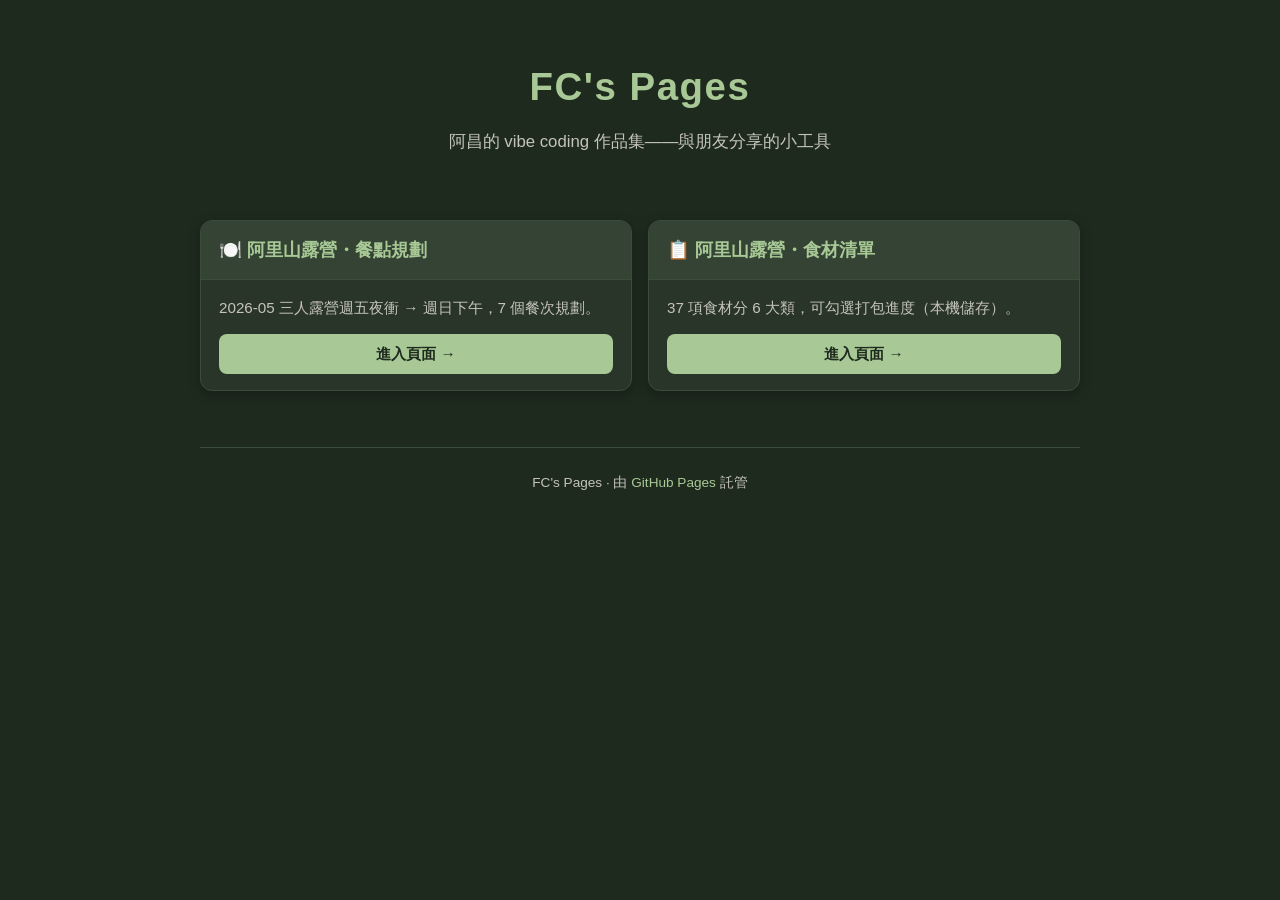
<file: index.html>
<!DOCTYPE html>
<html lang="zh-Hant">
<head>
  <meta charset="UTF-8">
  <meta name="viewport" content="width=device-width, initial-scale=1.0">
  <meta name="description" content="FC 的個人 vibe coding 作品集——與朋友分享的小工具與資訊頁。">
  <title>FC's Pages</title>
  <link rel="stylesheet" href="assets/style.css">
</head>
<body>
  <div class="container">

    <header class="site-header">
      <h1>FC's Pages</h1>
      <p class="tagline">阿昌的 vibe coding 作品集——與朋友分享的小工具</p>
    </header>

    <main>
      <section class="card-grid">

        <article class="card">
          <div class="card-header">
            <h2>🍽️ 阿里山露營・餐點規劃</h2>
          </div>
          <div class="card-body">
            <p>2026-05 三人露營週五夜衝 → 週日下午，7 個餐次規劃。</p>
            <a class="card-link" href="camping/2026-05-alishan/">進入頁面 →</a>
          </div>
        </article>

        <article class="card">
          <div class="card-header">
            <h2>📋 阿里山露營・食材清單</h2>
          </div>
          <div class="card-body">
            <p>37 項食材分 6 大類，可勾選打包進度（本機儲存）。</p>
            <a class="card-link" href="camping/2026-05-alishan/list.html">進入頁面 →</a>
          </div>
        </article>

      </section>
    </main>

    <footer class="site-footer">
      <p>FC's Pages · 由 <a href="https://pages.github.com/" target="_blank" rel="noopener">GitHub Pages</a> 託管</p>
    </footer>

  </div>
</body>
</html>
</file>
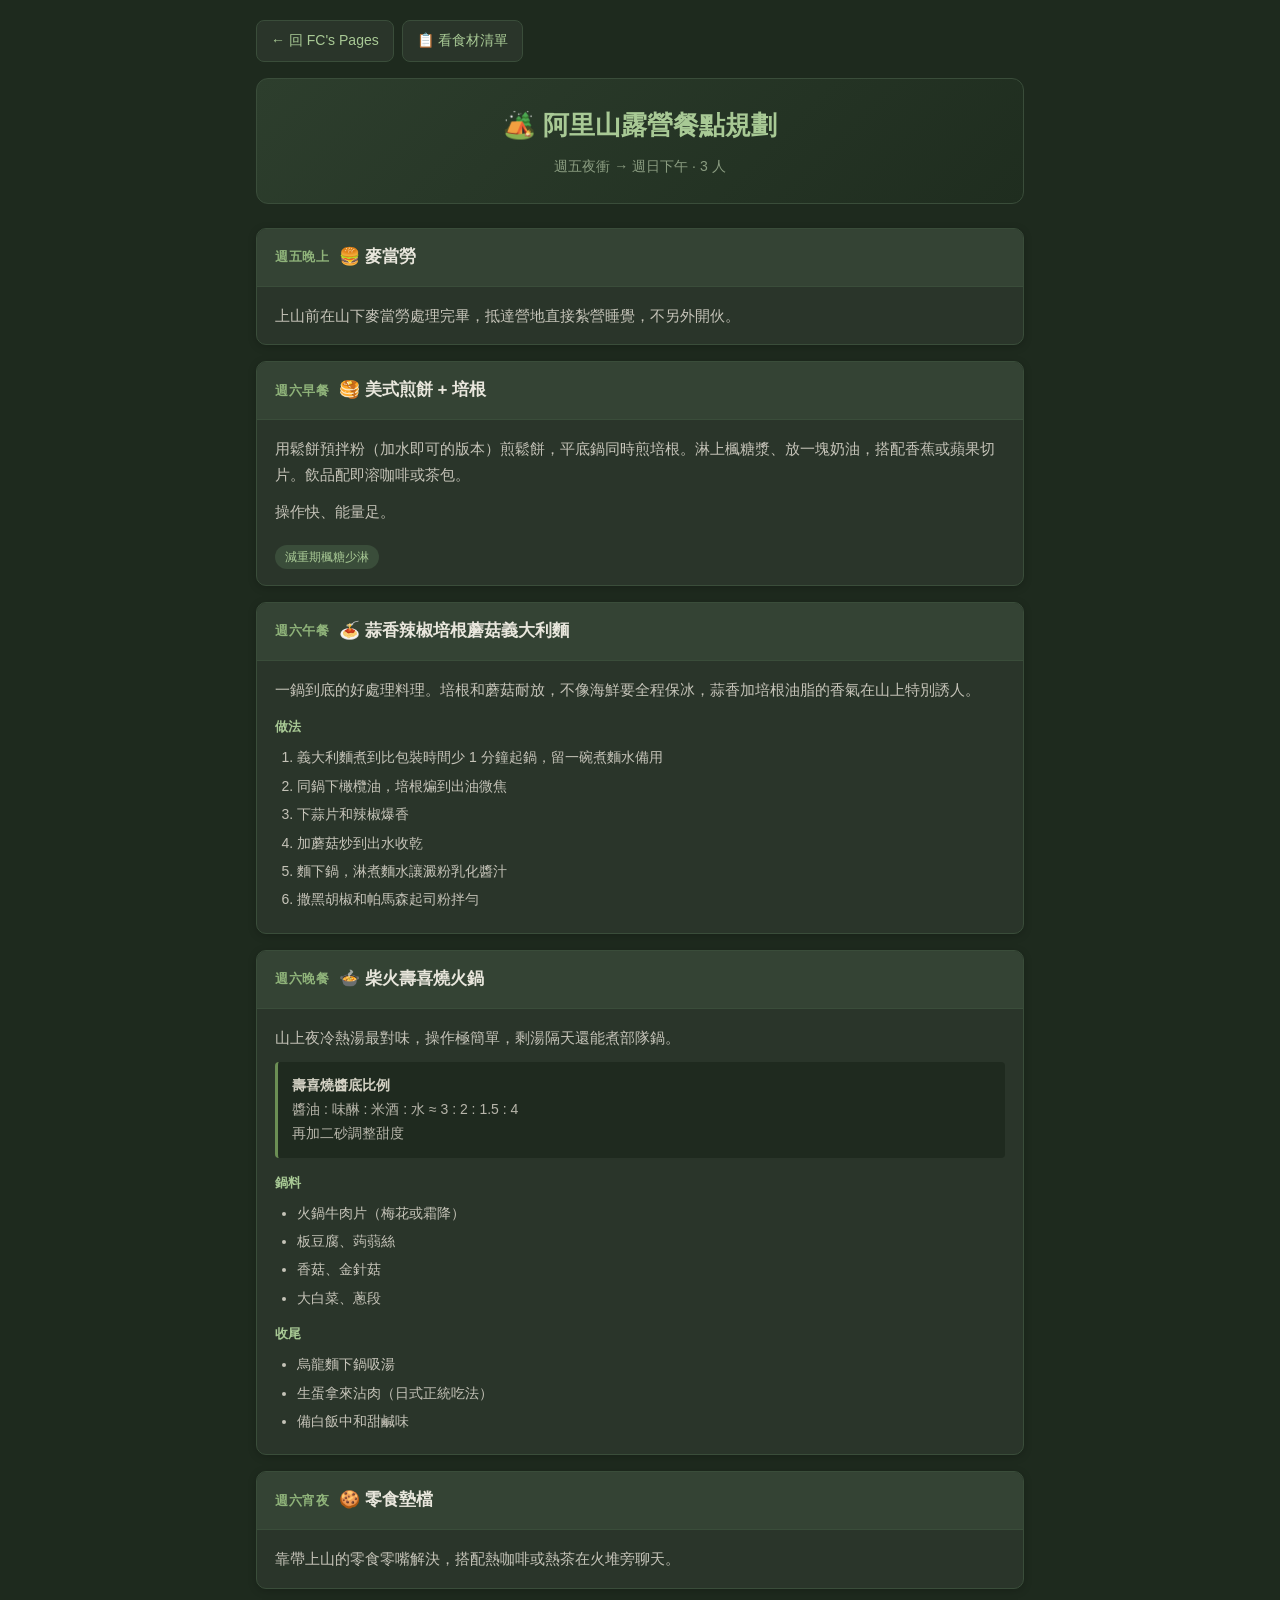
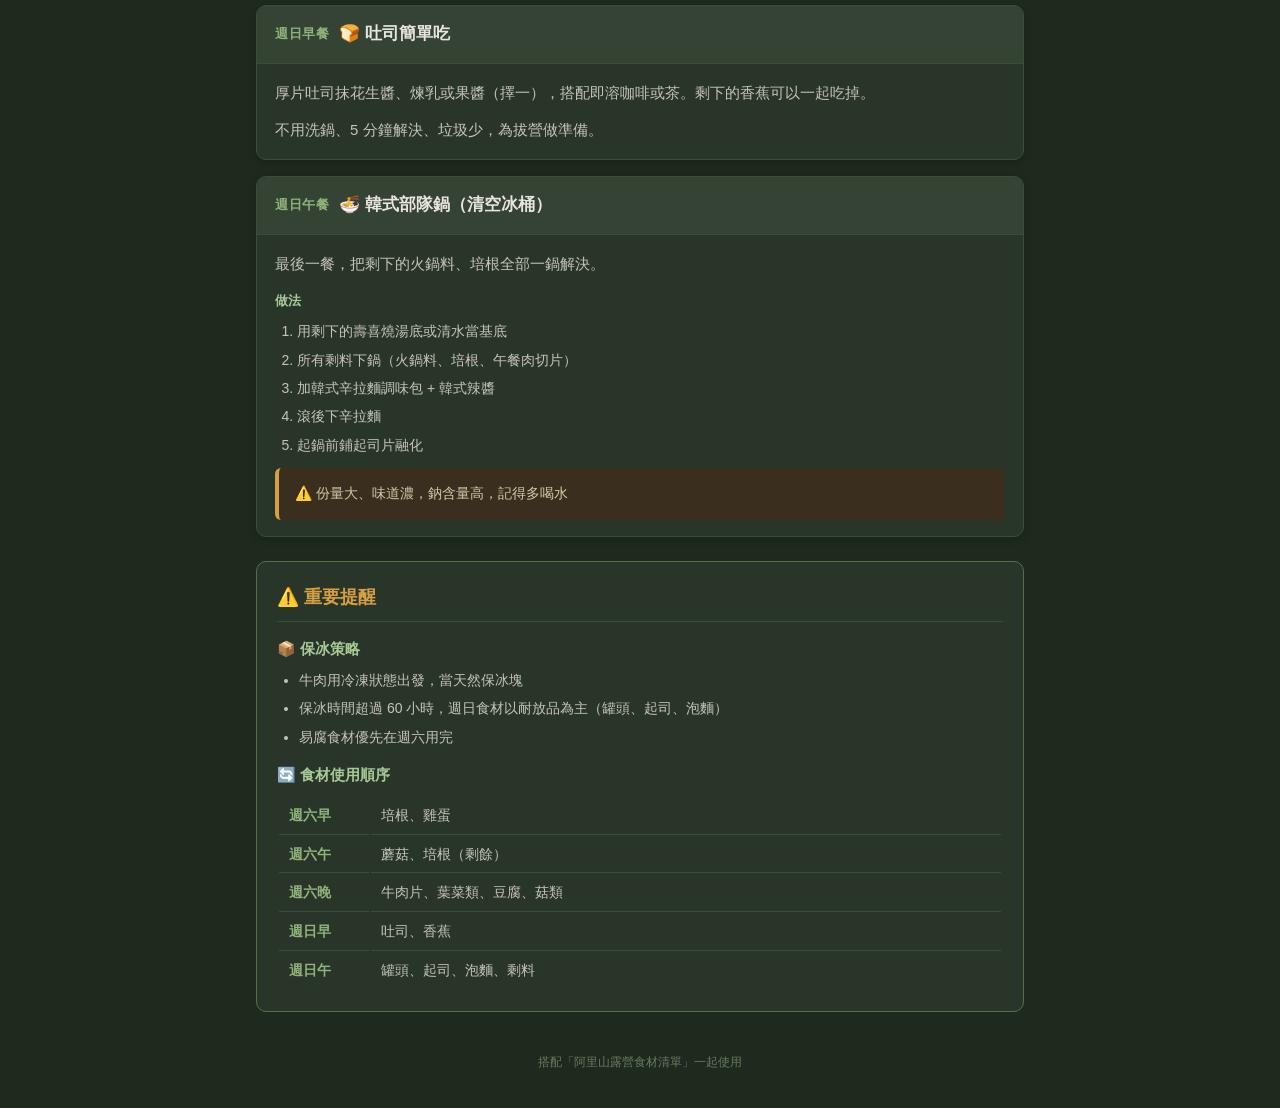
<file: camping/2026-05-alishan/index.html>
<!DOCTYPE html>
<html lang="zh-TW">
<head>
<meta charset="UTF-8">
<meta name="viewport" content="width=device-width, initial-scale=1.0">
<title>阿里山露營餐點規劃</title>
<style>
  * { box-sizing: border-box; margin: 0; padding: 0; }
  body {
    font-family: -apple-system, BlinkMacSystemFont, "Segoe UI", "PingFang TC", "Microsoft JhengHei", sans-serif;
    background: #1e2a1e;
    color: #e8e6dc;
    padding: 20px 16px;
    max-width: 800px;
    margin: 0 auto;
    line-height: 1.7;
  }
  header {
    text-align: center;
    padding: 24px 16px;
    margin-bottom: 24px;
    background: linear-gradient(135deg, #2d3e2d, #1f2d1f);
    border-radius: 12px;
    border: 1px solid #3a4d3a;
  }
  h1 {
    font-size: 26px;
    color: #a8c995;
    margin-bottom: 8px;
  }
  .subtitle {
    color: #8a9c80;
    font-size: 14px;
  }
  .meal {
    background: #2a352a;
    border-radius: 10px;
    margin-bottom: 16px;
    overflow: hidden;
    border: 1px solid #3a4d3a;
    box-shadow: 0 2px 8px rgba(0,0,0,0.2);
  }
  .meal-header {
    padding: 14px 18px;
    background: #344334;
    border-bottom: 1px solid #3a4d3a;
    display: flex;
    align-items: center;
    gap: 10px;
  }
  .meal-time {
    font-size: 13px;
    color: #8fb37a;
    font-weight: bold;
    letter-spacing: 0.5px;
  }
  .meal-title {
    font-size: 17px;
    color: #e8e6dc;
    font-weight: bold;
    flex: 1;
  }
  .meal-body {
    padding: 16px 18px;
  }
  .meal-desc {
    color: #c5c3b8;
    margin-bottom: 12px;
    font-size: 15px;
  }
  .meal-desc:last-child { margin-bottom: 0; }
  .section-label {
    color: #a8c995;
    font-size: 13px;
    font-weight: bold;
    margin: 14px 0 8px;
    letter-spacing: 0.3px;
  }
  ol, ul {
    padding-left: 22px;
    color: #c5c3b8;
    font-size: 14px;
  }
  ol li, ul li {
    margin-bottom: 6px;
    line-height: 1.6;
  }
  .recipe-block {
    background: #1f2a1f;
    border-left: 3px solid #6b8e54;
    padding: 12px 14px;
    border-radius: 4px;
    margin: 10px 0;
    font-size: 14px;
    color: #b8b6ab;
  }
  .recipe-block strong { color: #d4d2c5; }
  .tag {
    display: inline-block;
    background: #3a4d3a;
    color: #a8c995;
    padding: 2px 10px;
    border-radius: 12px;
    font-size: 12px;
    margin-right: 6px;
    margin-top: 8px;
  }
  .notice {
    background: #3a2f1f;
    border-left: 4px solid #d4a043;
    padding: 14px 16px;
    border-radius: 6px;
    margin-top: 12px;
    font-size: 14px;
    color: #d4c8a8;
  }
  .reminder-box {
    background: #2a352a;
    border: 1px solid #5a6d4a;
    border-radius: 10px;
    padding: 20px;
    margin-top: 24px;
  }
  .reminder-box h2 {
    color: #d4a043;
    font-size: 18px;
    margin-bottom: 14px;
    padding-bottom: 8px;
    border-bottom: 1px solid #3a4d3a;
  }
  .reminder-box h3 {
    color: #a8c995;
    font-size: 15px;
    margin: 14px 0 8px;
  }
  .reminder-box h3:first-of-type { margin-top: 0; }
  .order-table {
    width: 100%;
    margin-top: 6px;
    font-size: 14px;
    color: #c5c3b8;
  }
  .order-table td {
    padding: 6px 10px;
    border-bottom: 1px solid #3a4d3a;
  }
  .order-table td:first-child {
    color: #8fb37a;
    width: 90px;
    font-weight: bold;
    white-space: nowrap;
  }
  .order-table tr:last-child td { border-bottom: none; }
  .warning {
    background: #3a2424;
    border-left: 4px solid #c9534c;
    padding: 12px 14px;
    border-radius: 4px;
    margin-top: 10px;
    font-size: 13px;
    color: #d4b8b6;
  }
  .warning strong { color: #e8a8a4; }
  footer {
    text-align: center;
    color: #6a7960;
    font-size: 12px;
    margin-top: 24px;
    padding: 16px;
  }
</style>
</head>
<body>

<nav style="display:flex;gap:8px;flex-wrap:wrap;margin-bottom:16px;">
  <a href="/my-site/" style="display:inline-block;color:#a8c995;text-decoration:none;padding:8px 14px;border:1px solid #3a4d3a;border-radius:8px;font-size:14px;background:#2a352a;">← 回 FC's Pages</a>
  <a href="list.html" style="display:inline-block;color:#a8c995;text-decoration:none;padding:8px 14px;border:1px solid #3a4d3a;border-radius:8px;font-size:14px;background:#2a352a;">📋 看食材清單</a>
</nav>

<header>
  <h1>🏕️ 阿里山露營餐點規劃</h1>
  <div class="subtitle">週五夜衝 → 週日下午 · 3 人</div>
</header>

<div class="meal">
  <div class="meal-header">
    <span class="meal-time">週五晚上</span>
    <span class="meal-title">🍔 麥當勞</span>
  </div>
  <div class="meal-body">
    <p class="meal-desc">上山前在山下麥當勞處理完畢，抵達營地直接紮營睡覺，不另外開伙。</p>
  </div>
</div>

<div class="meal">
  <div class="meal-header">
    <span class="meal-time">週六早餐</span>
    <span class="meal-title">🥞 美式煎餅 + 培根</span>
  </div>
  <div class="meal-body">
    <p class="meal-desc">用鬆餅預拌粉（加水即可的版本）煎鬆餅，平底鍋同時煎培根。淋上楓糖漿、放一塊奶油，搭配香蕉或蘋果切片。飲品配即溶咖啡或茶包。</p>
    <p class="meal-desc">操作快、能量足。</p>
    <span class="tag">減重期楓糖少淋</span>
  </div>
</div>

<div class="meal">
  <div class="meal-header">
    <span class="meal-time">週六午餐</span>
    <span class="meal-title">🍝 蒜香辣椒培根蘑菇義大利麵</span>
  </div>
  <div class="meal-body">
    <p class="meal-desc">一鍋到底的好處理料理。培根和蘑菇耐放，不像海鮮要全程保冰，蒜香加培根油脂的香氣在山上特別誘人。</p>
    <div class="section-label">做法</div>
    <ol>
      <li>義大利麵煮到比包裝時間少 1 分鐘起鍋，留一碗煮麵水備用</li>
      <li>同鍋下橄欖油，培根煸到出油微焦</li>
      <li>下蒜片和辣椒爆香</li>
      <li>加蘑菇炒到出水收乾</li>
      <li>麵下鍋，淋煮麵水讓澱粉乳化醬汁</li>
      <li>撒黑胡椒和帕馬森起司粉拌勻</li>
    </ol>
  </div>
</div>

<div class="meal">
  <div class="meal-header">
    <span class="meal-time">週六晚餐</span>
    <span class="meal-title">🍲 柴火壽喜燒火鍋</span>
  </div>
  <div class="meal-body">
    <p class="meal-desc">山上夜冷熱湯最對味，操作極簡單，剩湯隔天還能煮部隊鍋。</p>
    <div class="recipe-block">
      <strong>壽喜燒醬底比例</strong><br>
      醬油 : 味醂 : 米酒 : 水 ≈ 3 : 2 : 1.5 : 4<br>
      再加二砂調整甜度
    </div>
    <div class="section-label">鍋料</div>
    <ul>
      <li>火鍋牛肉片（梅花或霜降）</li>
      <li>板豆腐、蒟蒻絲</li>
      <li>香菇、金針菇</li>
      <li>大白菜、蔥段</li>
    </ul>
    <div class="section-label">收尾</div>
    <ul>
      <li>烏龍麵下鍋吸湯</li>
      <li>生蛋拿來沾肉（日式正統吃法）</li>
      <li>備白飯中和甜鹹味</li>
    </ul>
  </div>
</div>

<div class="meal">
  <div class="meal-header">
    <span class="meal-time">週六宵夜</span>
    <span class="meal-title">🍪 零食墊檔</span>
  </div>
  <div class="meal-body">
    <p class="meal-desc">靠帶上山的零食零嘴解決，搭配熱咖啡或熱茶在火堆旁聊天。</p>
  </div>
</div>

<div class="meal">
  <div class="meal-header">
    <span class="meal-time">週日早餐</span>
    <span class="meal-title">🍞 吐司簡單吃</span>
  </div>
  <div class="meal-body">
    <p class="meal-desc">厚片吐司抹花生醬、煉乳或果醬（擇一），搭配即溶咖啡或茶。剩下的香蕉可以一起吃掉。</p>
    <p class="meal-desc">不用洗鍋、5 分鐘解決、垃圾少，為拔營做準備。</p>
  </div>
</div>

<div class="meal">
  <div class="meal-header">
    <span class="meal-time">週日午餐</span>
    <span class="meal-title">🍜 韓式部隊鍋（清空冰桶）</span>
  </div>
  <div class="meal-body">
    <p class="meal-desc">最後一餐，把剩下的火鍋料、培根全部一鍋解決。</p>
    <div class="section-label">做法</div>
    <ol>
      <li>用剩下的壽喜燒湯底或清水當基底</li>
      <li>所有剩料下鍋（火鍋料、培根、午餐肉切片）</li>
      <li>加韓式辛拉麵調味包 + 韓式辣醬</li>
      <li>滾後下辛拉麵</li>
      <li>起鍋前鋪起司片融化</li>
    </ol>
    <div class="notice">⚠️ 份量大、味道濃，鈉含量高，記得多喝水</div>
  </div>
</div>

<div class="reminder-box">
  <h2>⚠️ 重要提醒</h2>

  <h3>📦 保冰策略</h3>
  <ul>
    <li>牛肉用冷凍狀態出發，當天然保冰塊</li>
    <li>保冰時間超過 60 小時，週日食材以耐放品為主（罐頭、起司、泡麵）</li>
    <li>易腐食材優先在週六用完</li>
  </ul>

  <h3>🔄 食材使用順序</h3>
  <table class="order-table">
    <tr><td>週六早</td><td>培根、雞蛋</td></tr>
    <tr><td>週六午</td><td>蘑菇、培根（剩餘）</td></tr>
    <tr><td>週六晚</td><td>牛肉片、葉菜類、豆腐、菇類</td></tr>
    <tr><td>週日早</td><td>吐司、香蕉</td></tr>
    <tr><td>週日午</td><td>罐頭、起司、泡麵、剩料</td></tr>
  </table>
</div>

<footer>
  搭配「阿里山露營食材清單」一起使用
</footer>

</body>
</html>
</file>
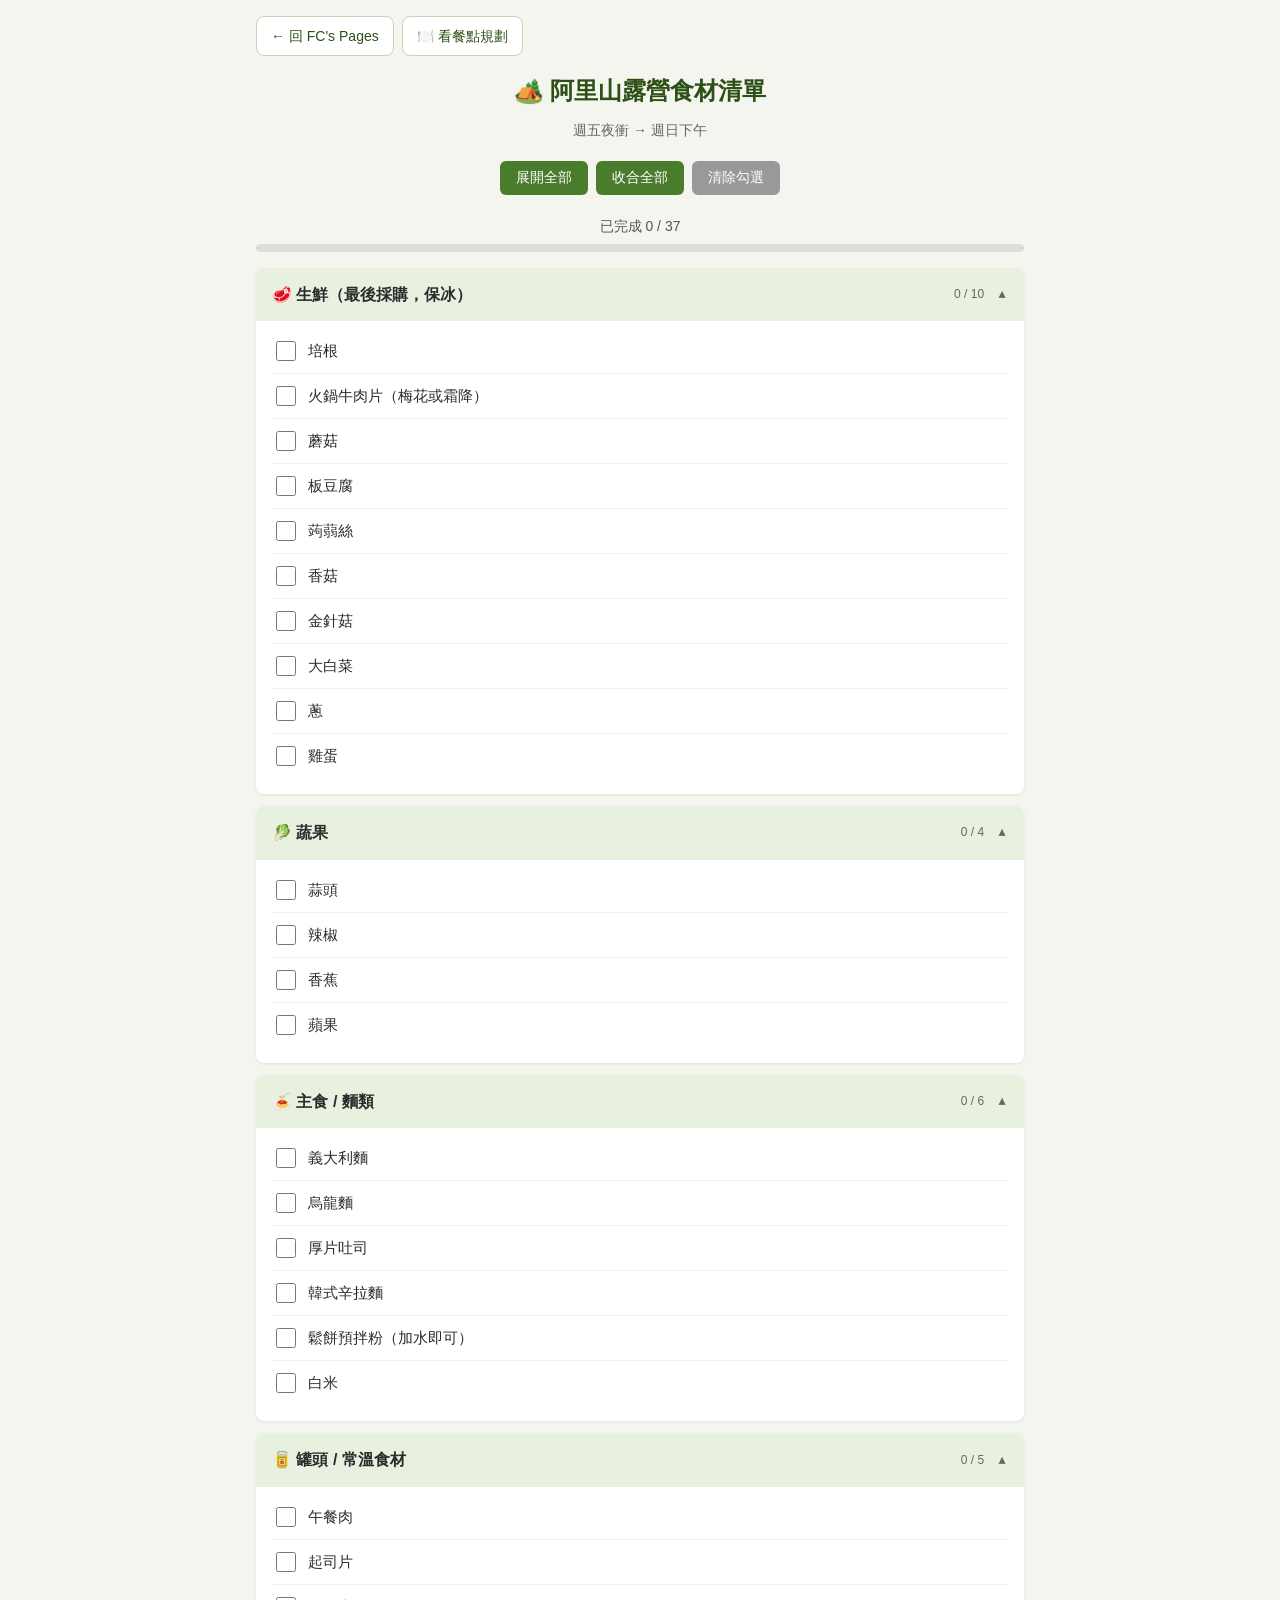
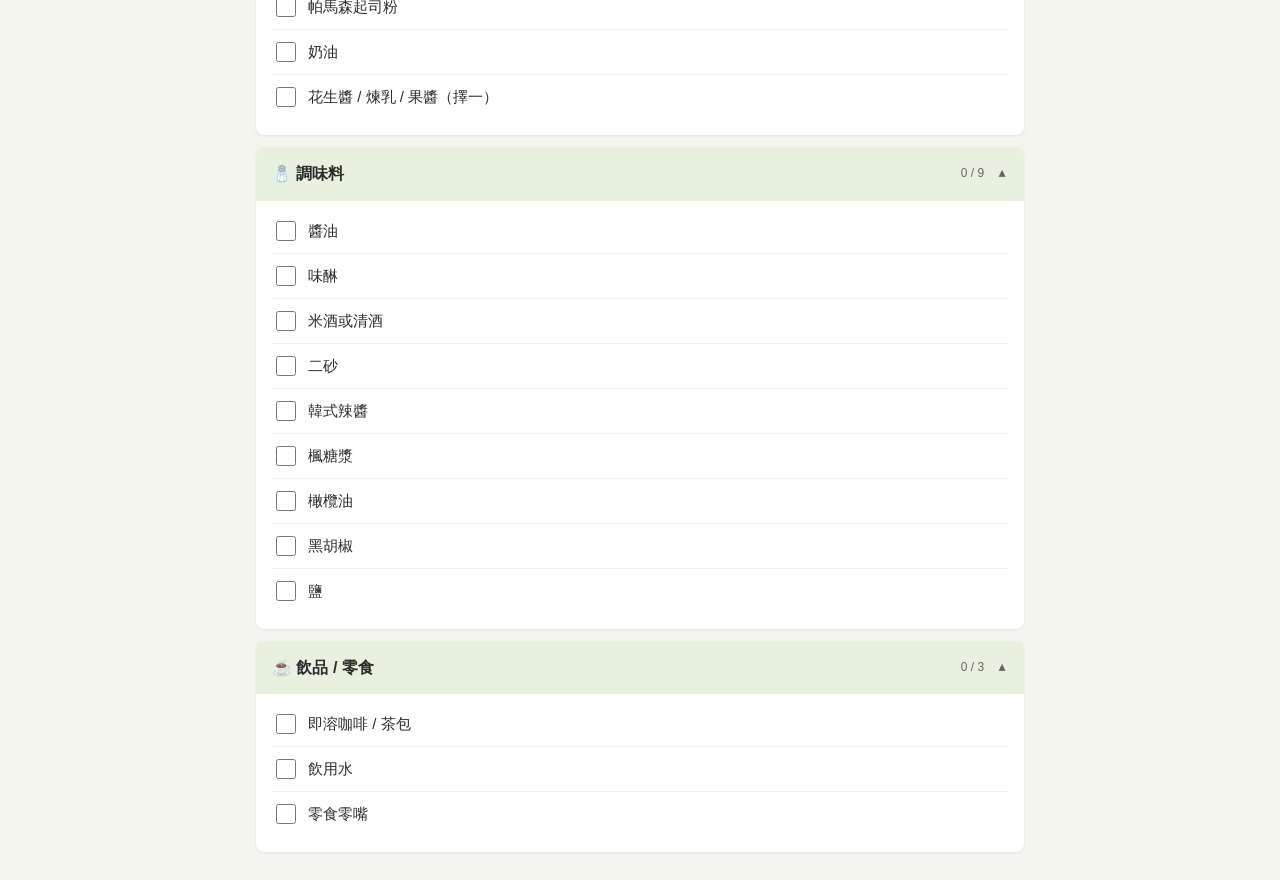
<file: camping/2026-05-alishan/list.html>
<!DOCTYPE html>
<html lang="zh-TW">
<head>
<meta charset="UTF-8">
<meta name="viewport" content="width=device-width, initial-scale=1.0">
<title>阿里山露營食材清單</title>
<style>
  * { box-sizing: border-box; margin: 0; padding: 0; }
  body {
    font-family: -apple-system, BlinkMacSystemFont, "Segoe UI", "PingFang TC", "Microsoft JhengHei", sans-serif;
    background: #f5f5f0;
    color: #2c2c2c;
    padding: 16px;
    max-width: 800px;
    margin: 0 auto;
    line-height: 1.6;
  }
  h1 {
    font-size: 24px;
    text-align: center;
    margin-bottom: 8px;
    color: #2d5016;
  }
  .subtitle {
    text-align: center;
    color: #666;
    font-size: 14px;
    margin-bottom: 20px;
  }
  .controls {
    display: flex;
    gap: 8px;
    margin-bottom: 20px;
    justify-content: center;
    flex-wrap: wrap;
  }
  button {
    padding: 8px 16px;
    border: none;
    border-radius: 6px;
    background: #4a7c2e;
    color: white;
    cursor: pointer;
    font-size: 14px;
  }
  button:hover { background: #3a6024; }
  button.reset { background: #999; }
  button.reset:hover { background: #777; }
  .progress {
    text-align: center;
    margin-bottom: 16px;
    font-size: 14px;
    color: #555;
  }
  .progress-bar {
    width: 100%;
    height: 8px;
    background: #ddd;
    border-radius: 4px;
    overflow: hidden;
    margin-top: 6px;
  }
  .progress-fill {
    height: 100%;
    background: #4a7c2e;
    transition: width 0.3s;
  }
  details {
    background: white;
    border-radius: 8px;
    margin-bottom: 12px;
    overflow: hidden;
    box-shadow: 0 1px 3px rgba(0,0,0,0.08);
  }
  summary {
    padding: 14px 16px;
    font-size: 16px;
    font-weight: bold;
    cursor: pointer;
    background: #e8f0e0;
    list-style: none;
    display: flex;
    justify-content: space-between;
    align-items: center;
  }
  summary::-webkit-details-marker { display: none; }
  summary::after {
    content: "▼";
    font-size: 12px;
    color: #666;
    transition: transform 0.2s;
  }
  details[open] summary::after { transform: rotate(180deg); }
  .category-count {
    font-size: 12px;
    color: #666;
    font-weight: normal;
    margin-left: auto;
    margin-right: 12px;
  }
  ul { list-style: none; padding: 8px 16px 16px; }
  li {
    display: flex;
    align-items: center;
    padding: 10px 4px;
    border-bottom: 1px solid #f0f0f0;
  }
  li:last-child { border-bottom: none; }
  input[type="checkbox"] {
    width: 20px;
    height: 20px;
    margin-right: 12px;
    cursor: pointer;
    accent-color: #4a7c2e;
    flex-shrink: 0;
  }
  label {
    cursor: pointer;
    flex: 1;
    font-size: 15px;
  }
  label.done {
    text-decoration: line-through;
    color: #aaa;
  }
</style>
</head>
<body>

<nav style="display:flex;gap:8px;flex-wrap:wrap;margin-bottom:16px;">
  <a href="/my-site/" style="display:inline-block;color:#2d5016;text-decoration:none;padding:8px 14px;border:1px solid #c8d4b8;border-radius:8px;font-size:14px;background:#fff;">← 回 FC's Pages</a>
  <a href="index.html" style="display:inline-block;color:#2d5016;text-decoration:none;padding:8px 14px;border:1px solid #c8d4b8;border-radius:8px;font-size:14px;background:#fff;">🍽️ 看餐點規劃</a>
</nav>

<h1>🏕️ 阿里山露營食材清單</h1>
<p class="subtitle">週五夜衝 → 週日下午</p>

<div class="controls">
  <button onclick="expandAll()">展開全部</button>
  <button onclick="collapseAll()">收合全部</button>
  <button class="reset" onclick="resetAll()">清除勾選</button>
</div>

<div class="progress">
  <span id="progressText">已完成 0 / 0</span>
  <div class="progress-bar"><div class="progress-fill" id="progressFill"></div></div>
</div>

<details open>
  <summary>🥩 生鮮（最後採購，保冰）<span class="category-count"></span></summary>
  <ul>
    <li><input type="checkbox" id="i1"><label for="i1">培根</label></li>
    <li><input type="checkbox" id="i2"><label for="i2">火鍋牛肉片（梅花或霜降）</label></li>
    <li><input type="checkbox" id="i3"><label for="i3">蘑菇</label></li>
    <li><input type="checkbox" id="i4"><label for="i4">板豆腐</label></li>
    <li><input type="checkbox" id="i5"><label for="i5">蒟蒻絲</label></li>
    <li><input type="checkbox" id="i6"><label for="i6">香菇</label></li>
    <li><input type="checkbox" id="i7"><label for="i7">金針菇</label></li>
    <li><input type="checkbox" id="i8"><label for="i8">大白菜</label></li>
    <li><input type="checkbox" id="i9"><label for="i9">蔥</label></li>
    <li><input type="checkbox" id="i10"><label for="i10">雞蛋</label></li>
  </ul>
</details>

<details open>
  <summary>🥬 蔬果<span class="category-count"></span></summary>
  <ul>
    <li><input type="checkbox" id="i11"><label for="i11">蒜頭</label></li>
    <li><input type="checkbox" id="i12"><label for="i12">辣椒</label></li>
    <li><input type="checkbox" id="i13"><label for="i13">香蕉</label></li>
    <li><input type="checkbox" id="i14"><label for="i14">蘋果</label></li>
  </ul>
</details>

<details open>
  <summary>🍝 主食 / 麵類<span class="category-count"></span></summary>
  <ul>
    <li><input type="checkbox" id="i15"><label for="i15">義大利麵</label></li>
    <li><input type="checkbox" id="i16"><label for="i16">烏龍麵</label></li>
    <li><input type="checkbox" id="i17"><label for="i17">厚片吐司</label></li>
    <li><input type="checkbox" id="i18"><label for="i18">韓式辛拉麵</label></li>
    <li><input type="checkbox" id="i19"><label for="i19">鬆餅預拌粉（加水即可）</label></li>
    <li><input type="checkbox" id="i20"><label for="i20">白米</label></li>
  </ul>
</details>

<details open>
  <summary>🥫 罐頭 / 常溫食材<span class="category-count"></span></summary>
  <ul>
    <li><input type="checkbox" id="i21"><label for="i21">午餐肉</label></li>
    <li><input type="checkbox" id="i22"><label for="i22">起司片</label></li>
    <li><input type="checkbox" id="i23"><label for="i23">帕馬森起司粉</label></li>
    <li><input type="checkbox" id="i24"><label for="i24">奶油</label></li>
    <li><input type="checkbox" id="i25"><label for="i25">花生醬 / 煉乳 / 果醬（擇一）</label></li>
  </ul>
</details>

<details open>
  <summary>🧂 調味料<span class="category-count"></span></summary>
  <ul>
    <li><input type="checkbox" id="i26"><label for="i26">醬油</label></li>
    <li><input type="checkbox" id="i27"><label for="i27">味醂</label></li>
    <li><input type="checkbox" id="i28"><label for="i28">米酒或清酒</label></li>
    <li><input type="checkbox" id="i29"><label for="i29">二砂</label></li>
    <li><input type="checkbox" id="i30"><label for="i30">韓式辣醬</label></li>
    <li><input type="checkbox" id="i31"><label for="i31">楓糖漿</label></li>
    <li><input type="checkbox" id="i32"><label for="i32">橄欖油</label></li>
    <li><input type="checkbox" id="i33"><label for="i33">黑胡椒</label></li>
    <li><input type="checkbox" id="i34"><label for="i34">鹽</label></li>
  </ul>
</details>

<details open>
  <summary>☕ 飲品 / 零食<span class="category-count"></span></summary>
  <ul>
    <li><input type="checkbox" id="i35"><label for="i35">即溶咖啡 / 茶包</label></li>
    <li><input type="checkbox" id="i36"><label for="i36">飲用水</label></li>
    <li><input type="checkbox" id="i37"><label for="i37">零食零嘴</label></li>
  </ul>
</details>

<script>
  const STORAGE_KEY = 'alishan_camping_food_v2';

  function updateProgress() {
    const all = document.querySelectorAll('input[type="checkbox"]');
    const checked = document.querySelectorAll('input[type="checkbox"]:checked');
    document.getElementById('progressText').textContent = `已完成 ${checked.length} / ${all.length}`;
    document.getElementById('progressFill').style.width = (checked.length / all.length * 100) + '%';

    document.querySelectorAll('details').forEach(detail => {
      const items = detail.querySelectorAll('input[type="checkbox"]');
      const done = detail.querySelectorAll('input[type="checkbox"]:checked');
      const countEl = detail.querySelector('.category-count');
      if (countEl) countEl.textContent = `${done.length} / ${items.length}`;
    });
  }

  function saveState() {
    const state = {};
    document.querySelectorAll('input[type="checkbox"]').forEach(cb => {
      state[cb.id] = cb.checked;
    });
    try {
      localStorage.setItem(STORAGE_KEY, JSON.stringify(state));
    } catch(e) {}
  }

  function loadState() {
    try {
      const saved = localStorage.getItem(STORAGE_KEY);
      if (!saved) return;
      const state = JSON.parse(saved);
      Object.keys(state).forEach(id => {
        const cb = document.getElementById(id);
        if (cb) {
          cb.checked = state[id];
          if (state[id]) cb.nextElementSibling.classList.add('done');
        }
      });
    } catch(e) {}
  }

  document.querySelectorAll('input[type="checkbox"]').forEach(cb => {
    cb.addEventListener('change', () => {
      cb.nextElementSibling.classList.toggle('done', cb.checked);
      updateProgress();
      saveState();
    });
  });

  function expandAll() {
    document.querySelectorAll('details').forEach(d => d.open = true);
  }
  function collapseAll() {
    document.querySelectorAll('details').forEach(d => d.open = false);
  }
  function resetAll() {
    if (!confirm('確定要清除所有勾選嗎？')) return;
    document.querySelectorAll('input[type="checkbox"]').forEach(cb => {
      cb.checked = false;
      cb.nextElementSibling.classList.remove('done');
    });
    updateProgress();
    saveState();
  }

  loadState();
  updateProgress();
</script>

</body>
</html>
</file>
<file: assets/style.css>
/* ========================================
   FC's Pages — 共用樣式
   森林色系 design tokens
   ======================================== */

:root {
  --bg-primary: #1e2a1e;
  --bg-card: #2a352a;
  --bg-card-header: #344334;
  --text-primary: #e8e6dc;
  --text-secondary: #c5c3b8;
  --accent-green: #a8c995;
  --accent-warning: #d4a043;
  --accent-danger: #c9534c;
  --border: #3a4d3a;

  --radius: 12px;
  --shadow: 0 4px 12px rgba(0, 0, 0, 0.25);
}

* {
  box-sizing: border-box;
  margin: 0;
  padding: 0;
}

html {
  -webkit-text-size-adjust: 100%;
}

body {
  font-family: -apple-system, BlinkMacSystemFont, "Segoe UI", "Microsoft JhengHei",
    "PingFang TC", "Helvetica Neue", Arial, sans-serif;
  background: var(--bg-primary);
  color: var(--text-primary);
  line-height: 1.6;
  min-height: 100vh;
  padding: 24px 16px 48px;
}

/* ===== Layout ===== */
.container {
  max-width: 880px;
  margin: 0 auto;
}

header.site-header {
  text-align: center;
  padding: 32px 0 40px;
}

header.site-header h1 {
  font-size: 2.4rem;
  letter-spacing: 0.04em;
  color: var(--accent-green);
  margin-bottom: 12px;
}

header.site-header p.tagline {
  color: var(--text-secondary);
  font-size: 1.05rem;
}

/* ===== Card Grid ===== */
.card-grid {
  display: grid;
  grid-template-columns: repeat(auto-fit, minmax(260px, 1fr));
  gap: 16px;
  margin-top: 24px;
}

.card {
  background: var(--bg-card);
  border: 1px solid var(--border);
  border-radius: var(--radius);
  overflow: hidden;
  box-shadow: var(--shadow);
  transition: transform 0.15s ease, border-color 0.15s ease;
  display: flex;
  flex-direction: column;
}

.card:hover {
  transform: translateY(-2px);
  border-color: var(--accent-green);
}

.card-header {
  background: var(--bg-card-header);
  padding: 14px 18px;
  border-bottom: 1px solid var(--border);
}

.card-header h2 {
  font-size: 1.15rem;
  color: var(--accent-green);
}

.card-body {
  padding: 16px 18px;
  flex: 1;
  display: flex;
  flex-direction: column;
  justify-content: space-between;
  gap: 14px;
}

.card-body p {
  color: var(--text-secondary);
  font-size: 0.95rem;
}

.card-link {
  display: inline-block;
  padding: 9px 16px;
  background: var(--accent-green);
  color: var(--bg-primary);
  text-decoration: none;
  border-radius: 8px;
  font-weight: 600;
  font-size: 0.95rem;
  text-align: center;
  min-height: 40px;
  line-height: 1.4;
}

.card-link:active {
  opacity: 0.8;
}

/* ===== 占位狀態 ===== */
.empty-state {
  background: var(--bg-card);
  border: 1px dashed var(--border);
  border-radius: var(--radius);
  padding: 40px 24px;
  text-align: center;
  margin-top: 24px;
}

.empty-state h2 {
  color: var(--accent-warning);
  font-size: 1.2rem;
  margin-bottom: 8px;
}

.empty-state p {
  color: var(--text-secondary);
}

/* ===== Footer ===== */
footer.site-footer {
  margin-top: 56px;
  padding-top: 24px;
  border-top: 1px solid var(--border);
  text-align: center;
  color: var(--text-secondary);
  font-size: 0.85rem;
}

footer.site-footer a {
  color: var(--accent-green);
  text-decoration: none;
}

/* ===== 通用元件（給未來內容頁用） ===== */
.btn {
  display: inline-block;
  padding: 10px 20px;
  background: var(--accent-green);
  color: var(--bg-primary);
  text-decoration: none;
  border-radius: 8px;
  border: none;
  cursor: pointer;
  font-weight: 600;
  font-size: 1rem;
  min-height: 44px;
  line-height: 1.4;
}

.btn-secondary {
  background: var(--bg-card-header);
  color: var(--text-primary);
  border: 1px solid var(--border);
}

.nav-bar {
  display: flex;
  gap: 8px;
  flex-wrap: wrap;
  margin-bottom: 24px;
}

/* ===== 響應式 ===== */
@media (max-width: 600px) {
  body {
    padding: 16px 12px 32px;
  }
  header.site-header h1 {
    font-size: 1.8rem;
  }
  header.site-header {
    padding: 16px 0 24px;
  }
}
</file>
